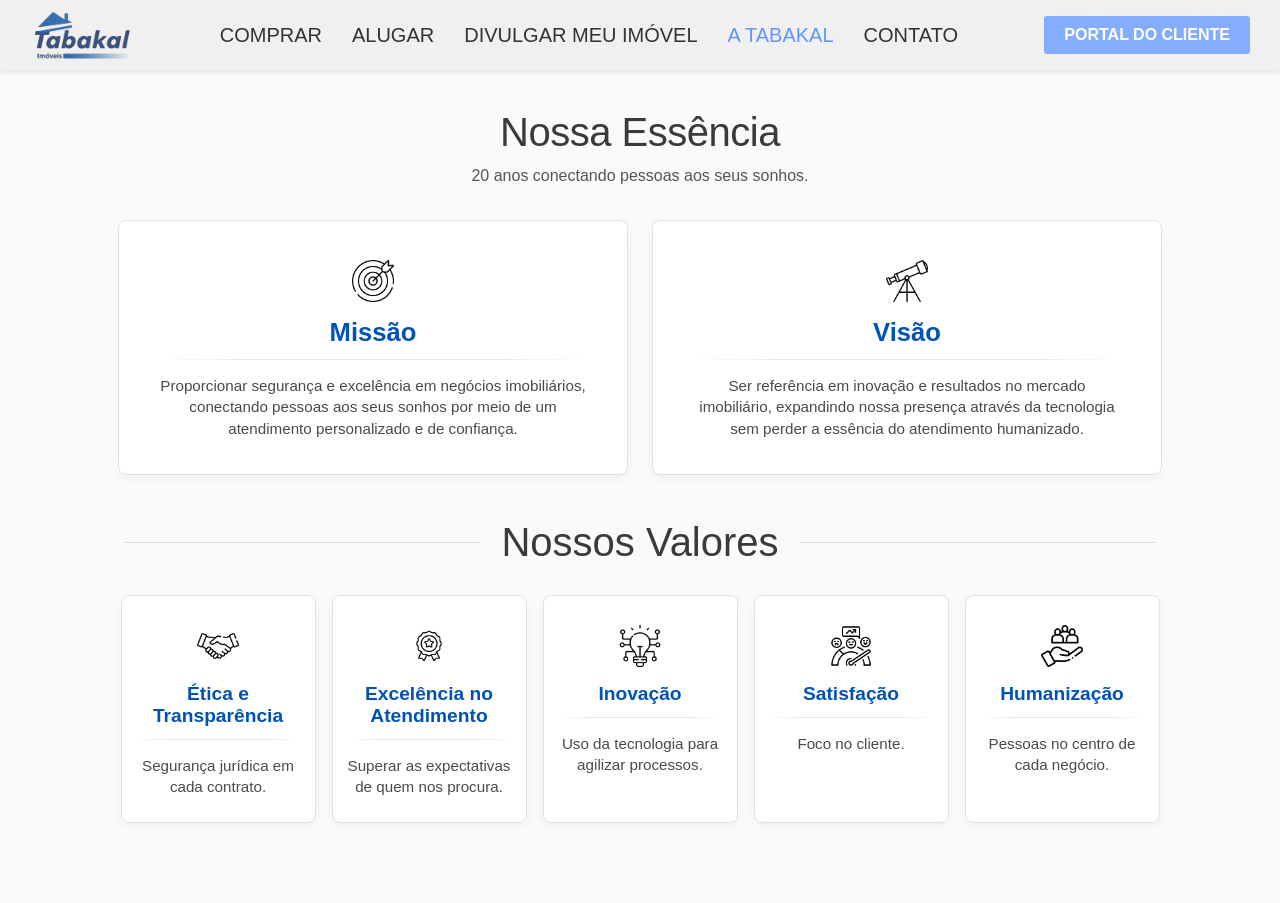
<file: sobre.html>
<!DOCTYPE html>
<html lang="pt-BR">
<head>
  <meta charset="UTF-8">
  <meta name="viewport" content="width=device-width, initial-scale=1.0">
  <title>Sobre</title>
  <link rel="stylesheet" href="style/styles.css">
  <link rel="stylesheet" href="style/sobre.css">
</head>
<body>
  <!-- Navbar Fixa -->
  <nav class="navbar">
    <a href="index.html" class="navbar-logo">
      <img src="assets/logo.png" alt="Tabakal Imobiliaria">
    </a>
    
    <ul class="navbar-menu">
      <li><a style="font-size: 20px" href="/AbaVenda/venda.html">COMPRAR</a></li>
      <li><a style="font-size: 20px" href="/AbaAluguel/aluguel.html">ALUGAR</a></li>
      <li><a style="font-size: 20px"href="vender.html">DIVULGAR MEU IMÓVEL</a></li>
      <li><a href="sobre.html" style="color: #6196ff; font-size: 20px">A TABAKAL</a></li>
      <li><a style="font-size: 20px" href="contato.html">CONTATO</a></li>
    </ul>

    <div class="hamburger">
      <span></span>
      <span></span>
      <span></span>
    </div>

    <div class="navbar-right">
      <a href="#" class="enter-btn">PORTAL DO CLIENTE</a>
    </div>
  </nav>

  <!-- Conteúdo Principal -->


<!--<section class="section" style="padding-top: 20%;"></section>-->


<main class="conteudo-principal">

<div class="page-wrapper">
        
        <header class="main-header">
            <h1 style="font-size: 40px;">Nossa Essência</h1>
            <p class="subtitle">20 anos conectando pessoas aos seus sonhos.</p>
        </header>

        <div class="row-top">
            <div class="card card-large">
                <div class="icon-wrapper">
                    <img src="/assets/sobre/alvo.png" alt="Missão" class="custom-svg">
                </div>
                <h2>Missão</h2>
                <div class="card-line"></div>
                <p>Proporcionar segurança e excelência em negócios imobiliários, conectando pessoas aos seus sonhos por meio de um atendimento personalizado e de confiança.</p>
            </div>
            
            <div class="card card-large">
                <div class="icon-wrapper">
                    <img src="/assets/sobre/telescopio.png" alt="Visão" class="custom-svg">
                </div>
                <h2>Visão</h2>
                <div class="card-line"></div>
                <p>Ser referência em inovação e resultados no mercado imobiliário, expandindo nossa presença através da tecnologia sem perder a essência do atendimento humanizado.</p>
            </div>
        </div>

        <div class="values-divider">
            <div class="line"></div>
            <span class="title-valores" style="font-size: 40px;">Nossos Valores</span>
            <div class="line"></div>
        </div>

        <div class="row-bottom">
            <div class="card card-small">
                <div class="icon-wrapper">
                    <img src="/assets/sobre/aperto-de-mao.png" alt="Ética" class="custom-svg">
                </div>
                <h3>Ética e Transparência</h3>
                <div class="card-line"></div>
                <p>Segurança jurídica em cada contrato.</p>
            </div>

            <div class="card card-small">
                <div class="icon-wrapper">
                    <img src="/assets/sobre/melhor-pratica.png" alt="Excelência" class="custom-svg">
                </div>
                <h3>Excelência no Atendimento</h3>
                <div class="card-line"></div>
                <p>Superar as expectativas de quem nos procura.</p>
            </div>

            <div class="card card-small">
                <div class="icon-wrapper">
                    <img src="/assets/sobre/inovacao.png" alt="Inovação" class="custom-svg">
                </div>
                <h3>Inovação</h3>
                <div class="card-line"></div>
                <p>Uso da tecnologia para agilizar processos.</p>
            </div>

            <div class="card card-small">
                <div class="icon-wrapper">
                    <img src="/assets/sobre/satisfacao-do-cliente.png" alt="Satisfação" class="custom-svg">
                </div>
                <h3>Satisfação</h3>
                <div class="card-line"></div>
                <p>Foco no cliente.</p>
            </div>

            <div class="card card-small">
                <div class="icon-wrapper">
                    <img src="/assets/sobre/alvo (1).png" alt="Compromisso" class="custom-svg">
                </div>
                <h3>Humanização</h3>
                <div class="card-line"></div>
                <p>Pessoas no centro de cada negócio.</p>
            </div>
        </div>

    </div>

</main>




  <script src="script/script.js"></script>
  <script src="script/sobre.js"></script>
</body>
</html>
</file>
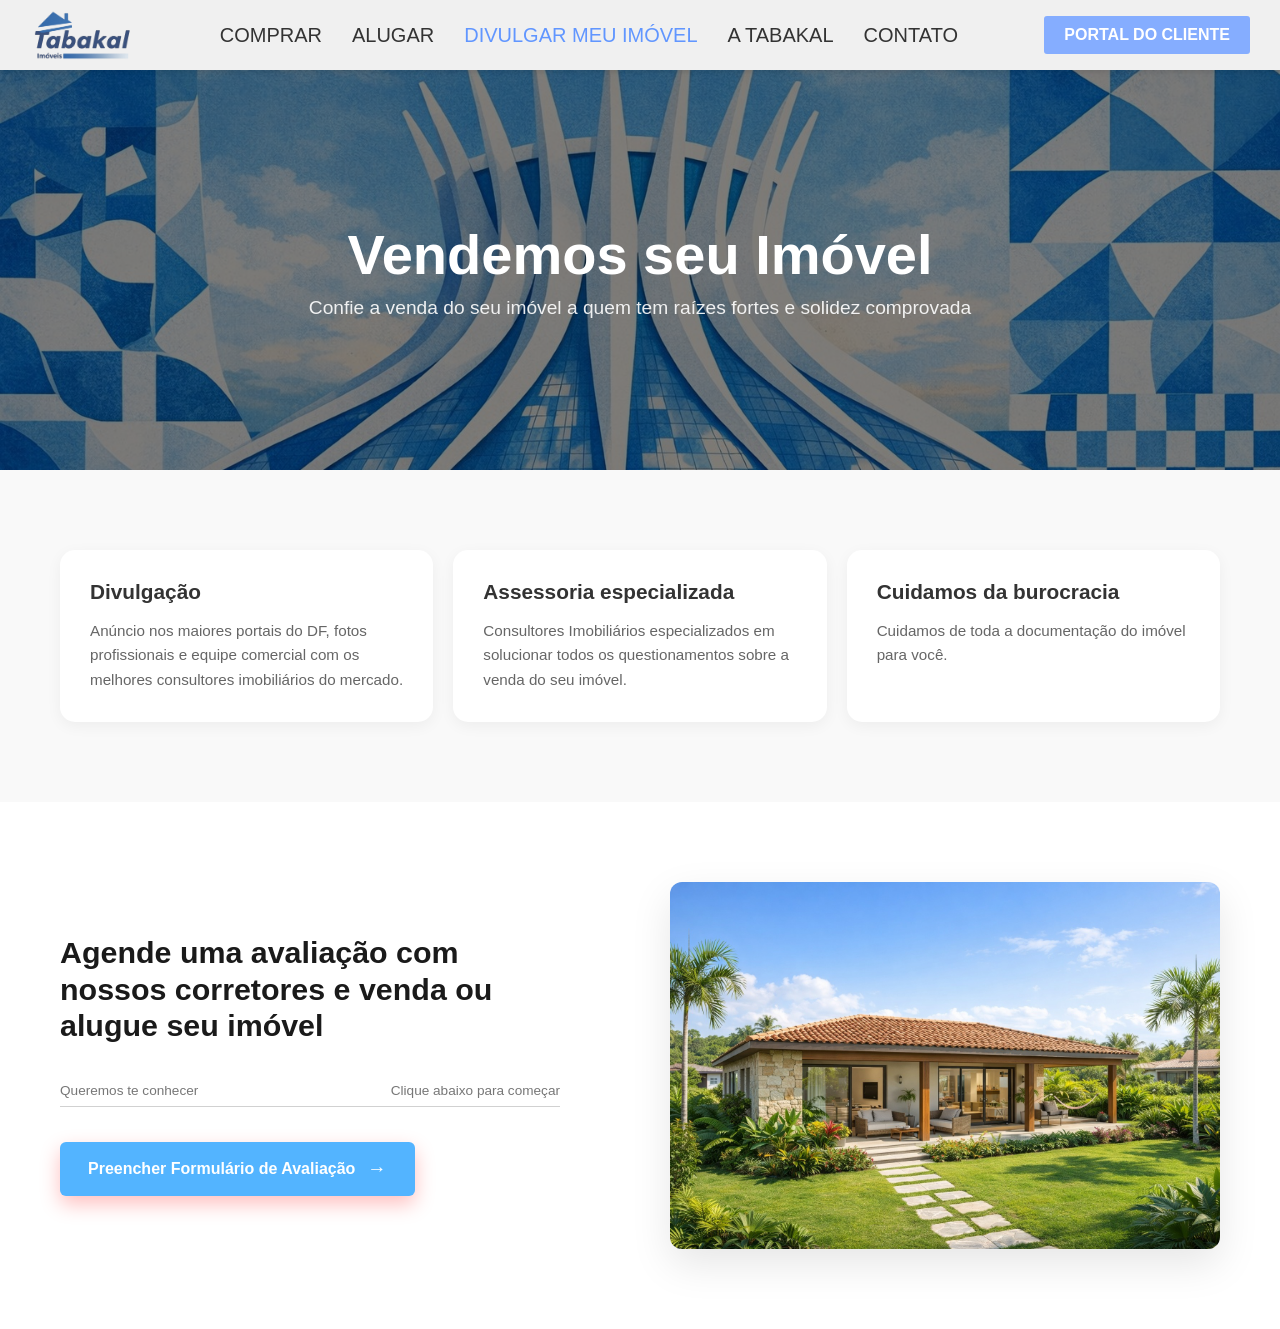
<file: vender.html>
<!DOCTYPE html>
<html lang="pt-BR">
<head>
  <meta charset="UTF-8">
  <meta name="viewport" content="width=device-width, initial-scale=1.0">
  <title>Vender</title>
  <link rel="stylesheet" href="style/styles.css">
  <link rel="stylesheet" href="style/vender.css">
</head>
<body>
  <!-- Navbar Fixa -->
  <nav class="navbar">
    <a href="index.html" class="navbar-logo">
      <img src="assets/logo.png" alt="Tabakal Imobiliaria">
    </a>
    
    <ul class="navbar-menu">
      <li><a style="font-size: 20px" href="/AbaVenda/venda.html">COMPRAR</a></li>
      <li><a style="font-size: 20px" href="/AbaAluguel/aluguel.html">ALUGAR</a></li>
      <li><a href="vender.html" style="color: #6196ff; font-size: 20px">DIVULGAR MEU IMÓVEL</a></li>
      <li><a style="font-size: 20px" href="sobre.html">A TABAKAL</a></li>
      <li><a style="font-size: 20px"href="contato.html">CONTATO</a></li>   
    </ul>

    <div class="hamburger">
      <span></span>
      <span></span>
      <span></span>
    </div>

    <div class="navbar-right">
      <a href="#" class="enter-btn">PORTAL DO CLIENTE</a>
    </div>
  </nav>

  <!-- Conteúdo Principal -->




  <header class="hero">
        <div class="hero-overlay">
            <h1>Vendemos seu Imóvel</h1>
            <p>Confie a venda do seu imóvel a quem tem raízes fortes e solidez comprovada</p>
        </div>
    </header>

    <section class="features">
        <div class="container grid-cards">
            <div class="card">
                <h3>Divulgação</h3>
                <p>Anúncio nos maiores portais do DF, fotos profissionais e equipe comercial com os melhores consultores imobiliários do mercado.</p>
            </div>
            <div class="card">
                <h3>Assessoria especializada</h3>
                <p>Consultores Imobiliários especializados em solucionar todos os questionamentos sobre a venda do seu imóvel.</p>
            </div>
            <div class="card">
                <h3>Cuidamos da burocracia</h3>
                <p>Cuidamos de toda a documentação do imóvel para você.</p>
            </div>

        </div>
    </section>

<section class="form-section">
    <div class="container flex-form">
        <div class="form-container">
            <h2 class="form-title">Agende uma avaliação com nossos corretores e venda ou alugue seu imóvel</h2>
            
            <div class="step-indicator">
                <span class="label-text">Queremos te conhecer</span>
                <span class="label-text">Clique abaixo para começar</span>
            </div>
            
            <div class="button-wrapper">
                <a href="https://forms.gle/qwCjigGYW9c31ZUk9" target="_blank" class="btn-cta">
                    Preencher Formulário de Avaliação <span class="arrow">&rarr;</span>
                </a>
            </div>


        </div>

        <div class="image-container">
            <img src="/assets/venda/ImgCasa.jpeg" alt="Casa moderna">
        </div>
    </div>
</section>

  <script src="script/vender.js"></script>
  <script src="script/script.js"></script>
</body>
</html>
</file>
<file: style/styles.css>
/* Reset e estilos gerais */
* {
  margin: 0;
  padding: 0;
  box-sizing: border-box;
}

body {
  font-family: Arial, sans-serif;
  color: #333;
  padding-top: 70px;
}

/* Navbar fixa */
.navbar {
  position: fixed;
  top: 0;
  left: 0;
  width: 100%;
  background-color: #f0f0f0;
  display: flex;
  align-items: center;
  justify-content: space-between;
  padding: 10px 30px;
  box-shadow: 0 2px 5px rgba(0, 0, 0, 0.1);
  z-index: 1000;
}

/* Logo como imagem */
.navbar-logo {
  text-decoration: none;
  display: flex;
  align-items: center;
}

.navbar-logo img {
  height: 50px;
  width: auto;
}

/* Menu de navegação */
.navbar-menu {
  display: flex;
  gap: 30px;
  align-items: center;
  list-style: none;
}

.navbar-menu a {
  text-decoration: none;
  color: #333;
  font-size: 14px;
  font-weight: 500;
  transition: color 0.3s;
}

.navbar-menu a:hover {
  color: #6367ed;
}


/* Ícones e botões na direita */
.navbar-right {
  display: flex;
  align-items: center;
  gap: 20px;
}

.search-icon {
  font-size: 18px;
  cursor: pointer;
  color: #333;
}

.portal-link {
  text-decoration: none;
  color: #333;
  font-size: 12px;
  display: flex;
  align-items: center;
  gap: 5px;
}

.enter-btn {
  background-color: #85adff;
  color: white;
  padding: 10px 20px;
  border: none;
  border-radius: 3px;
  cursor: pointer;
  font-weight: bold;
  text-decoration: none;
  display: inline-block;
  transition: background-color 0.3s;
}

.enter-btn:hover {
  background-color: #6196ff;
}

/* Menu hambúrguer */
.hamburger {
  display: none;
  flex-direction: column;
  cursor: pointer;
  gap: 5px;
}

.hamburger span {
  width: 25px;
  height: 3px;
  background-color: #333;
  transition: all 0.3s;
}

.hamburger.active span:nth-child(1) {
  transform: rotate(45deg) translate(10px, 10px);
}

.hamburger.active span:nth-child(2) {
  opacity: 0;
}

.hamburger.active span:nth-child(3) {
  transform: rotate(-45deg) translate(7px, -7px);
}

/* Ajuste para conteúdo (margem top para compensar navbar fixa) */
.content {
  margin-top: 70px;
  padding: 40px 30px;
}

/* Responsivo */
@media (max-width: 768px) {
  .navbar {
    flex-wrap: nowrap;
    padding: 10px 15px;
    z-index: 1200;
  }

  .navbar-logo img {
    height: 40px;
  }

  .hamburger {
    display: flex;
    z-index: 1200;
    padding: 8px;
  }

  .navbar-menu {
    position: absolute;
    top: 70px;
    left: 0;
    width: 100%;
    background-color: #f0f0f0;
    flex-direction: column;
    gap: 15px;
    padding: 20px;
    box-shadow: 0 4px 5px rgba(0, 0, 0, 0.1);
    max-height: 0;
    overflow: hidden;
    transition: max-height 0.3s ease-out, opacity 0.3s ease-out;
    opacity: 0;
    z-index: 1100;
    display: none;
  }

  .navbar-menu.active {
    display: flex;
    max-height: 1000px;
    opacity: 1;
  }

  .navbar-menu a {
    font-size: 14px;
  }

  .navbar-right {
    display: none;
  }

  .navbar-right.mobile-show {
    display: flex;
    position: absolute;
    top: 70px;
    right: 15px;
    flex-direction: column;
    gap: 10px;
    background-color: white;
    padding: 15px;
    border-radius: 5px;
    box-shadow: 0 2px 5px rgba(0, 0, 0, 0.1);
  }

  .hero-imoveis {
    min-height: 450px;
    padding-top: 80px;
    align-items: flex-start;
  }

  .hero-imoveis h1 {
    font-size: 2.2rem;
  }

  .search-box {
    display: flex;
    flex-direction: column;
    width: min(100%, 420px);
    gap: 10px;
    padding: 15px;
  }

  .btn {
    width: 100%;
    padding: 14px 16px;
  }

  .content {
    margin-top: 70px;
  }

a {
  text-decoration: none;
}

}
</file>
<file: style/sobre.css>
* {
    margin: 0;
    padding: 0;
    box-sizing: border-box;
}

.conteudo-principal {
    width: 100%;
    max-width: 1100px;
    margin: 0 auto;
    display: flex;
    flex-direction: column;
    align-items: center;
    padding-top: 70px; 
    padding-bottom: 40px;
    padding-left: 20px;
    padding-right: 20px;
}

body {
    background-color: #fafafa;
    color: #4a4a4a;
    display: flex;
    justify-content: center;
    align-items: center;
    min-height: 100vh;
    padding: 40px 20px;
    -webkit-font-smoothing: antialiased;
}

.page-wrapper {
    width: 100%;
    max-width: 1100px;
    display: flex;
    flex-direction: column;
    align-items: center;
}

/* Header */
.main-header {
    text-align: center;
    margin-bottom: 35px;
}

.main-header h1 {
    font-size: 2.4rem;
    font-weight: 300;
    color: #3a3a3a;
    margin-bottom: 12px;
    letter-spacing: -0.5px;
}

.main-header .subtitle {
    font-size: 1rem;
    color: #555555;
    font-weight: 400;
}

/* Layout das Linhas (Grid/Flexbox fiel) */
.row-top {
    display: flex;
    width: 100%;
    justify-content: center;
    gap: 24px;
    margin-bottom: 45px;
}

.row-bottom {
    display: flex;
    width: 100%;
    justify-content: center;
    gap: 16px;
}

/* Estrutura dos Cards */
.card {
    background: #ffffff;
    border: 1px solid #e2e2e2;
    border-radius: 8px;
    box-shadow: 0 4px 12px rgba(0, 0, 0, 0.04);
    text-align: center;
    display: flex;
    flex-direction: column;
    align-items: center;
    justify-content: flex-start;
    transition: transform 0.2s ease, box-shadow 0.2s ease;
}

/* Tamanhos exatos dos Cards */
.card-large {
    flex: 1;
    max-width: 510px;
    padding: 35px 40px;
}

.card-small {
    flex: 1;
    max-width: 195px;
    padding: 25px 15px;
}

/* Elementos Internos do Card */
.icon-wrapper {
    color: #0052b4;
    font-size: 2.4rem;
    margin-bottom: 12px;
    display: flex;
    align-items: center;
    justify-content: center;
    height: 50px;
}

.custom-svg {
    width: 42px;
    height: 42px;
}

.card h2 {
    color: #0052b4;
    font-size: 1.6rem;
    font-weight: 600;
    margin-bottom: 12px;
}

.card h3 {
    color: #0052b4;
    font-size: 1.2rem;
    font-weight: 600;
    margin-bottom: 12px;
}

/* Linha sutil abaixo do título do Card */
.card-line {
    width: 100%;
    height: 1px;
    background: linear-gradient(to right, transparent, #e8e8e8 20%, #e8e8e8 80%, transparent);
    margin-bottom: 15px;
}

.card p {
    font-size: 0.95rem;
    color: #4a4a4a;
    line-height: 1.4;
}

/* Divisor central de Nossos Valores */
.values-divider {
    display: flex;
    align-items: center;
    width: 100%;
    max-width: 1030px;
    margin-bottom: 30px;
}

.values-divider .line {
    flex: 1;
    height: 1px;
    background-color: #dbdbdb;
}

.values-divider .title-valores {
    padding: 0 20px;
    font-size: 1.7rem;
    color: #3a3a3a;
    font-weight: 400;
}

/* Responsividade para telas menores */
@media (max-width: 850px) {
    .row-top, .row-bottom {
        flex-direction: column;
        align-items: center;
    }
    .card-large, .card-small {
        width: 100%;
        max-width: 450px;
    }
    .values-divider {
        max-width: 450px;
    }
}
</file>
<file: style/vender.css>
* {
    margin: 0;
    padding: 0;
    box-sizing: border-box;
    font-family: 'Poppins', sans-serif;
}

.container {
    max-width: 1200px;
    margin: 0 auto;
    padding: 20px;
}

/* Hero Section */
.hero {
    background: url('../assets/venda/catedral.jpeg') center/cover;
    height: 400px;
    position: relative;
    display: flex;
    align-items: center;
    justify-content: center;
    text-align: center;
    color: white;
}

.hero-overlay {
    background: rgba(0, 0, 0, 0.5);
    width: 100%;
    height: 100%;
    display: flex;
    flex-direction: column;
    justify-content: center;
    padding: 20px;
}

.hero h1 { font-size: 3.5rem; font-weight: 700; margin-bottom: 10px; }
.hero p { font-size: 1.2rem; max-width: 700px; margin: 0 auto; opacity: 0.9; }

/* Cards Section */
.features { background-color: #f9f9f9; padding: 60px 0; }
.grid-cards {
    display: grid;
    grid-template-columns: repeat(auto-fit, minmax(250px, 1fr));
    gap: 20px;
}

.card {
    background: white;
    padding: 30px;
    border-radius: 15px;
    box-shadow: 0 4px 15px rgba(0,0,0,0.05);
    transition: transform 0.3s;
}

.card h3 { margin-bottom: 15px; font-size: 1.3rem; color: #333; }
.card p { font-size: 0.95rem; color: #666; line-height: 1.6; }

/* Container Principal */
.flex-form {
    display: flex;
    align-items: center; /* Centraliza verticalmente o texto com a imagem */
    justify-content: space-between;
    gap: 60px;
    padding: 80px 20px;
}

.form-container {
    flex: 1;
    text-align: left; /* Garante o alinhamento à esquerda */
}

/* Título */
.form-title {
    font-size: 1.9rem;
    font-weight: 700;
    line-height: 1.2;
    margin-bottom: 40px;
    color: #1a1a1a;
    max-width: 500px; /* Impede que o título fique longo demais */
}

/* Linha Divisória (Step Indicator) */
.step-indicator {
    display: flex;
    justify-content: space-between;
    border-bottom: 1px solid #d1d1d1; /* Linha fina cinza */
    padding-bottom: 8px;
    margin-bottom: 35px;
    max-width: 500px; /* Alinha a largura da linha com o título */
}

.label-text {
    font-size: 0.85rem;
    color: #777;
    font-weight: 400;
}

/* Botão CTA */
.button-wrapper {
    display: flex;
    justify-content: flex-start; /* Alinha o botão à esquerda */
}

.btn-cta {
    display: inline-flex;
    align-items: center;
    background-color: #53b4ff;
    color: white !important;
    text-decoration: none;
    padding: 16px 28px;
    border-radius: 6px;
    font-weight: 600;
    font-size: 1rem;
    transition: all 0.3s ease;
    box-shadow: 0 8px 20px rgba(255, 0, 0, 0.25);
}

.btn-cta:hover {
    background-color: #268bff;
    transform: translateY(-2px);
    box-shadow: 0 10px 25px rgba(10, 6, 255, 0.35);
}

.arrow {
    margin-left: 12px;
    font-size: 1.2rem;
}

/* Imagem */
.image-container {
    flex: 1;
}

.image-container img {
    width: 100%;
    height: auto;
    border-radius: 12px;
    display: block;
    box-shadow: 0 15px 40px rgba(0,0,0,0.1);
}

/* Responsividade */
@media (max-width: 992px) {
    .flex-form {
        flex-direction: column;
        text-align: center;
        gap: 40px;
    }
    .form-title, .step-indicator {
        margin-left: auto;
        margin-right: auto;
    }
    .button-wrapper {
        justify-content: center;
    }
}
</file>
